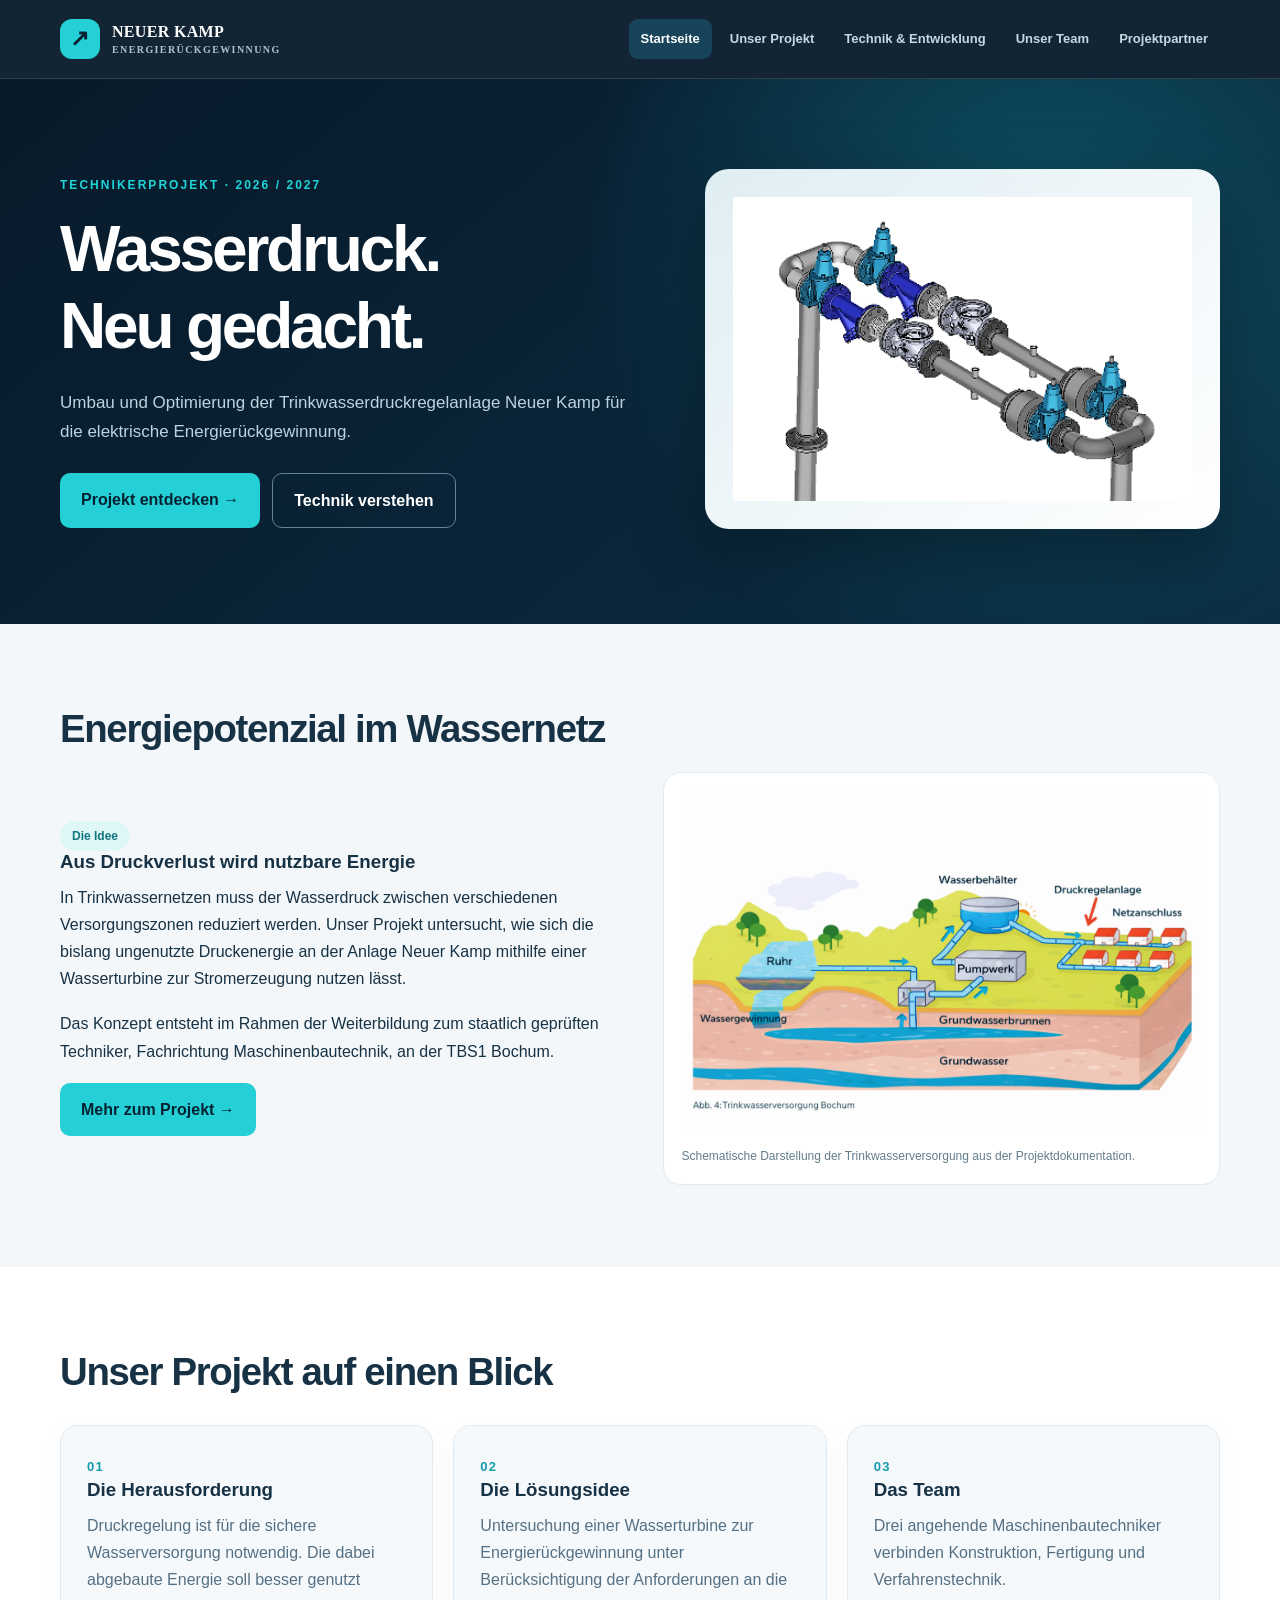
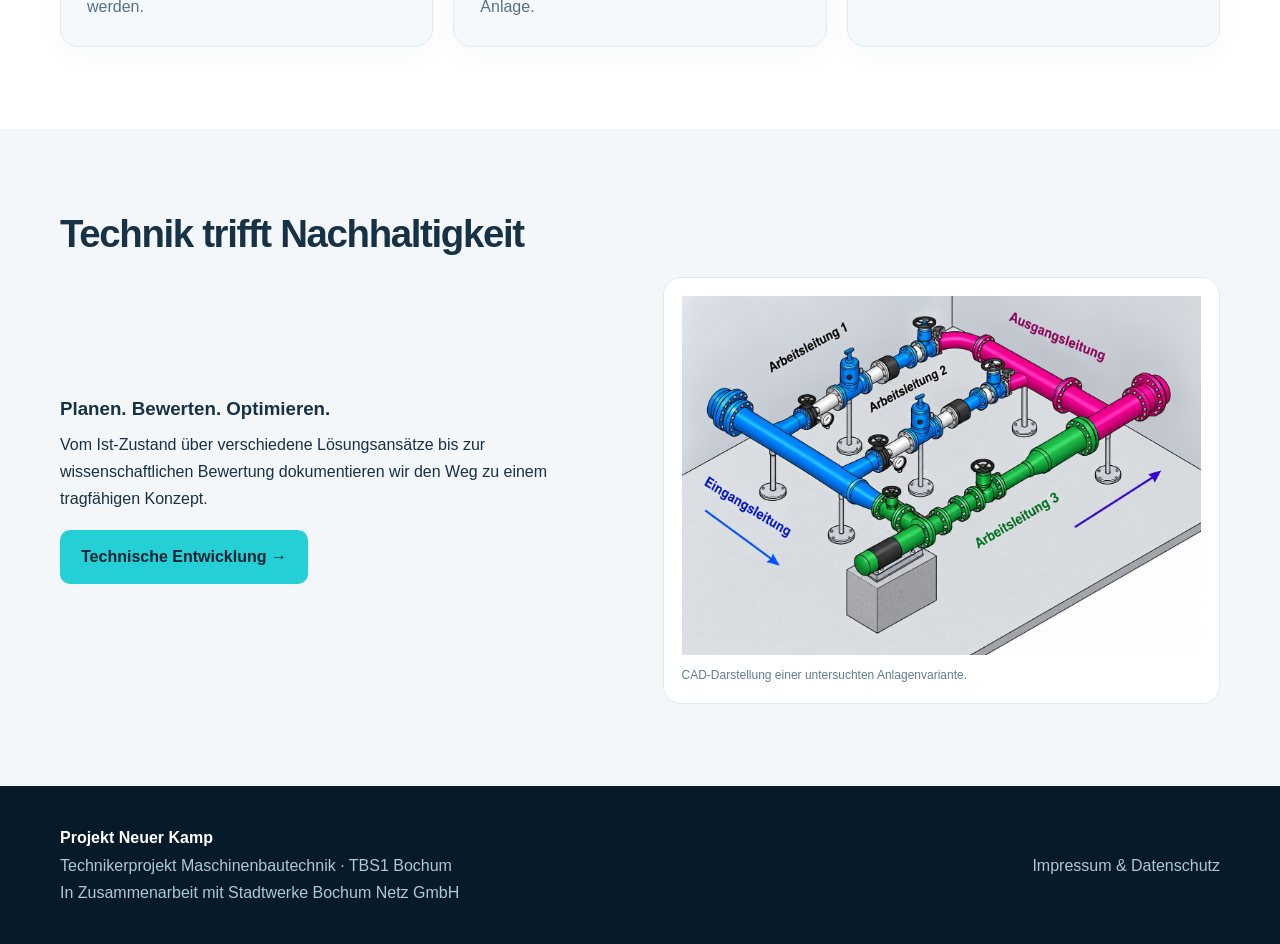
<file: index.html>
<!DOCTYPE html>

<html lang="de"><head><meta charset="utf-8"/><meta content="width=device-width, initial-scale=1" name="viewport"/><meta content="Projekt Neuer Kamp: elektrische Energierückgewinnung an einer Trinkwasserdruckregelanlage in Bochum." name="description"/><title>Startseite | Projekt Neuer Kamp</title><link href="style.css" rel="stylesheet"/><meta content="noindex, nofollow, noarchive" name="robots"/></head><body><header class="site-header"><div class="container header-inner"><a class="brand" href="index.html"><span class="brand-mark">↗</span><span>NEUER KAMP<small>ENERGIERÜCKGEWINNUNG</small></span></a><button aria-label="Menü öffnen" class="menu-toggle">☰</button><nav aria-label="Hauptnavigation" class="nav"><a class="active" href="index.html">Startseite</a><a class="" href="projekt.html">Unser Projekt</a><a class="" href="technik.html">Technik &amp; Entwicklung</a><a class="" href="team.html">Unser Team</a><a class="" href="partner.html">Projektpartner</a></nav></div></header><section class="hero"><div class="container hero-grid"><div><span class="eyebrow">Technikerprojekt · 2026 / 2027</span><h1>Wasserdruck.<br/>Neu gedacht.</h1><p>Umbau und Optimierung der Trinkwasserdruckregelanlage Neuer Kamp für die elektrische Energierückgewinnung.</p><div class="buttons"><a class="btn" href="projekt.html">Projekt entdecken →</a><a class="btn outline" href="technik.html">Technik verstehen</a></div></div><div class="hero-visual"><img alt="CAD-Darstellung der Trinkwasserdruckregelanlage" loading="lazy" src="assets/image23.png"/></div></div></section><main><section class="section"><div class="container"><h2>Energiepotenzial im Wassernetz</h2><div class="split"><div><span class="pill">Die Idee</span><h3>Aus Druckverlust wird nutzbare Energie</h3><p>In Trinkwassernetzen muss der Wasserdruck zwischen verschiedenen Versorgungszonen reduziert werden. Unser Projekt untersucht, wie sich die bislang ungenutzte Druckenergie an der Anlage Neuer Kamp mithilfe einer Wasserturbine zur Stromerzeugung nutzen lässt.</p><p>Das Konzept entsteht im Rahmen der Weiterbildung zum staatlich geprüften Techniker, Fachrichtung Maschinenbautechnik, an der TBS1 Bochum.</p><a class="btn" href="projekt.html">Mehr zum Projekt →</a></div><div class="image-card"><img alt="Technische Darstellung" loading="lazy" src="assets/image11.png"/><p class="caption">Schematische Darstellung der Trinkwasserversorgung aus der Projektdokumentation.</p></div></div></div></section><section class="section alt"><div class="container"><h2>Unser Projekt auf einen Blick</h2><div class="grid"><article class="card"><span class="num">01</span><h3>Die Herausforderung</h3><p>Druckregelung ist für die sichere Wasserversorgung notwendig. Die dabei abgebaute Energie soll besser genutzt werden.</p></article><article class="card"><span class="num">02</span><h3>Die Lösungsidee</h3><p>Untersuchung einer Wasserturbine zur Energierückgewinnung unter Berücksichtigung der Anforderungen an die Anlage.</p></article><article class="card"><span class="num">03</span><h3>Das Team</h3><p>Drei angehende Maschinenbautechniker verbinden Konstruktion, Fertigung und Verfahrenstechnik.</p></article></div></div></section><section class="section"><div class="container"><h2>Technik trifft Nachhaltigkeit</h2><div class="split"><div><h3>Planen. Bewerten. Optimieren.</h3><p>Vom Ist-Zustand über verschiedene Lösungsansätze bis zur wissenschaftlichen Bewertung dokumentieren wir den Weg zu einem tragfähigen Konzept.</p><a class="btn" href="technik.html">Technische Entwicklung →</a></div><div class="image-card"><img alt="Technische Darstellung" loading="lazy" src="assets/image47.jpeg"/><p class="caption">CAD-Darstellung einer untersuchten Anlagenvariante.</p></div></div></div></section></main><footer class="footer"><div class="container footer-inner"><div><strong>Projekt Neuer Kamp</strong><br/>Technikerprojekt Maschinenbautechnik · TBS1 Bochum<br/>In Zusammenarbeit mit Stadtwerke Bochum Netz GmbH</div><div><br/><a href="rechtliches.html">Impressum &amp; Datenschutz</a></div></div></footer><div aria-label="Bildansicht" class="lightbox" role="dialog"> <img alt="Vergrößerte technische Darstellung"/></div><script src="script.js"></script></body></html>
</file>
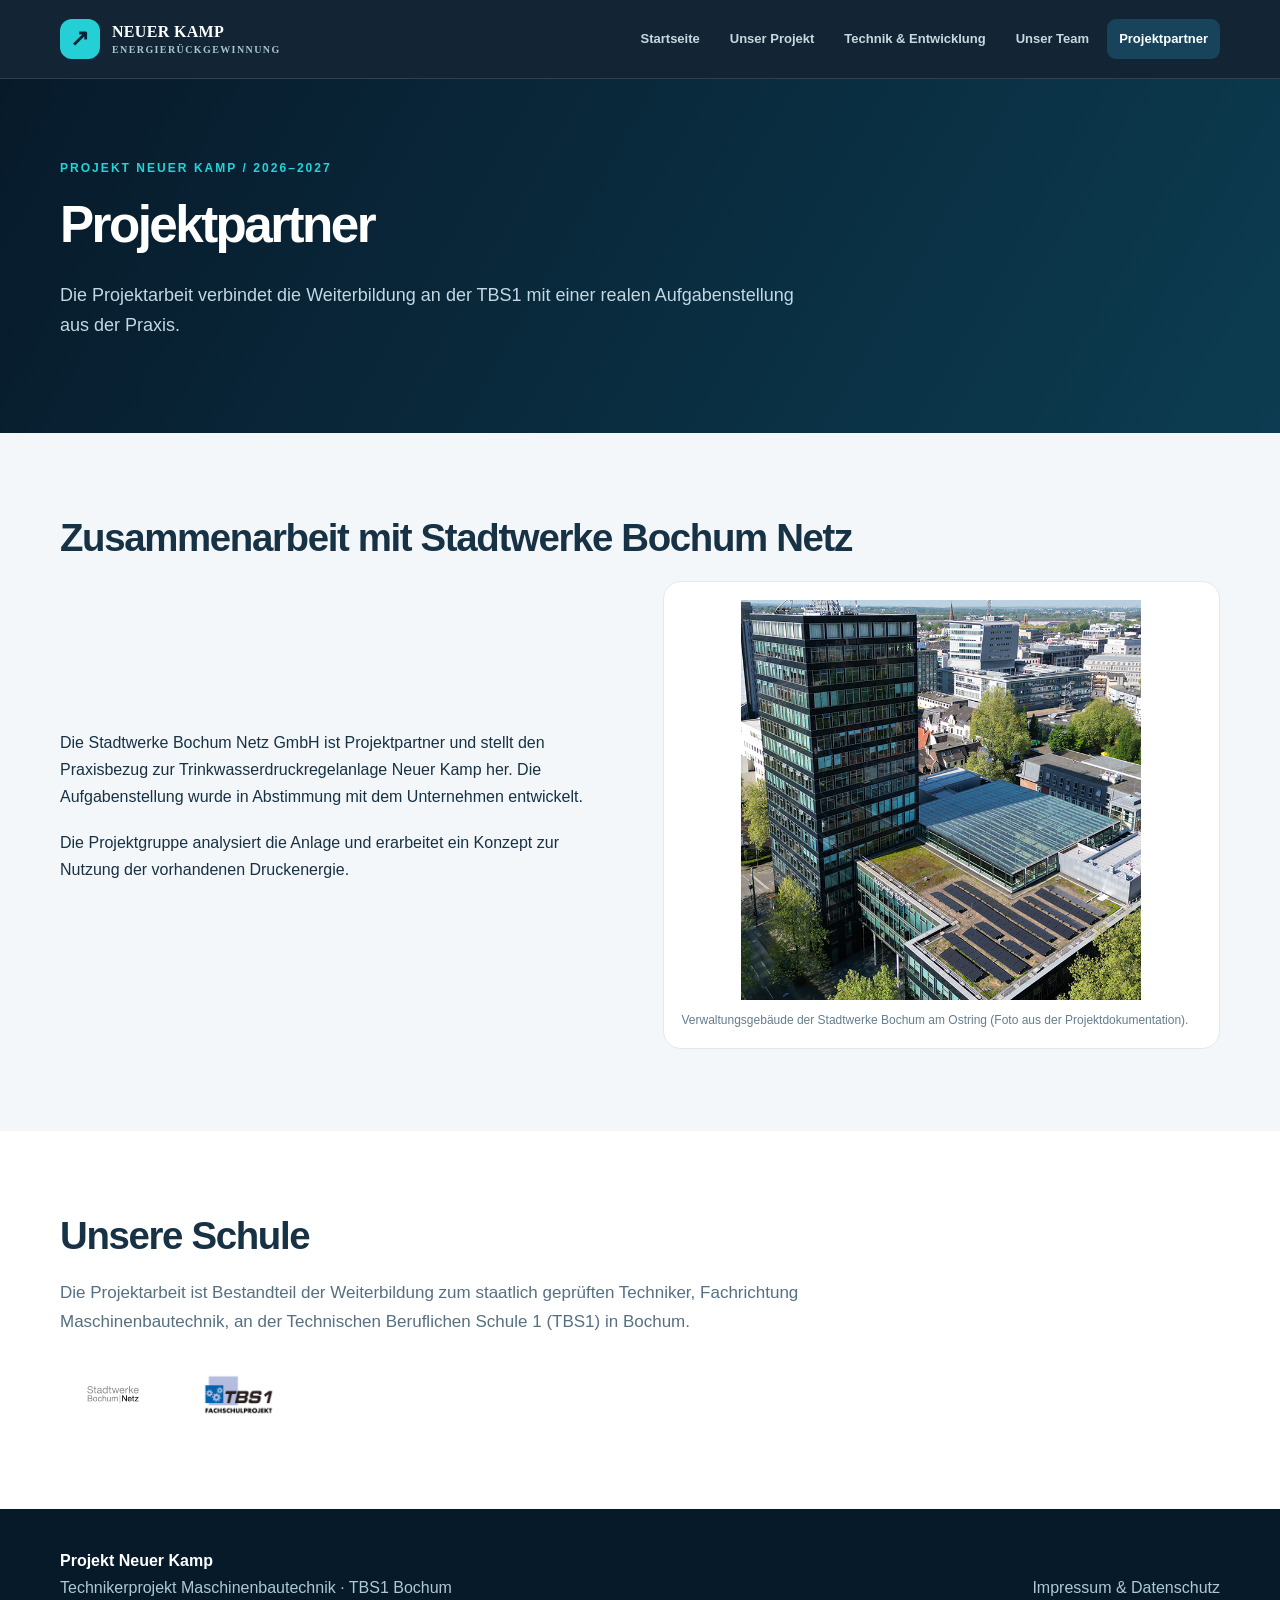
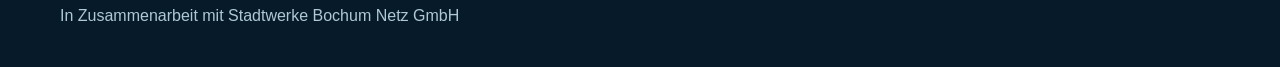
<file: partner.html>
<!DOCTYPE html>

<html lang="de"><head><meta charset="utf-8"/><meta content="width=device-width, initial-scale=1" name="viewport"/><meta content="Projekt Neuer Kamp: elektrische Energierückgewinnung an einer Trinkwasserdruckregelanlage in Bochum." name="description"/><title>Projektpartner | Projekt Neuer Kamp</title><link href="style.css" rel="stylesheet"/><meta content="noindex, nofollow, noarchive" name="robots"/></head><body><header class="site-header"><div class="container header-inner"><a class="brand" href="index.html"><span class="brand-mark">↗</span><span>NEUER KAMP<small>ENERGIERÜCKGEWINNUNG</small></span></a><button aria-label="Menü öffnen" class="menu-toggle">☰</button><nav aria-label="Hauptnavigation" class="nav"><a class="" href="index.html">Startseite</a><a class="" href="projekt.html">Unser Projekt</a><a class="" href="technik.html">Technik &amp; Entwicklung</a><a class="" href="team.html">Unser Team</a><a class="active" href="partner.html">Projektpartner</a></nav></div></header><section class="page-hero"><div class="container"><span class="eyebrow">Projekt Neuer Kamp / 2026–2027</span><h1>Projektpartner</h1><p>Die Projektarbeit verbindet die Weiterbildung an der TBS1 mit einer realen Aufgabenstellung aus der Praxis.</p></div></section><main><section class="section"><div class="container"><h2>Zusammenarbeit mit Stadtwerke Bochum Netz</h2><div class="split"><div><p>Die Stadtwerke Bochum Netz GmbH ist Projektpartner und stellt den Praxisbezug zur Trinkwasserdruckregelanlage Neuer Kamp her. Die Aufgabenstellung wurde in Abstimmung mit dem Unternehmen entwickelt.</p><p>Die Projektgruppe analysiert die Anlage und erarbeitet ein Konzept zur Nutzung der vorhandenen Druckenergie.</p></div><div class="image-card"><img alt="Verwaltungsgebäude der Stadtwerke Bochum am Ostring" loading="lazy" src="assets/image8.jpeg"/><p class="caption">Verwaltungsgebäude der Stadtwerke Bochum am Ostring (Foto aus der Projektdokumentation).</p></div></div></div></section><section class="section alt"><div class="container"><h2>Unsere Schule</h2><p class="intro">Die Projektarbeit ist Bestandteil der Weiterbildung zum staatlich geprüften Techniker, Fachrichtung Maschinenbautechnik, an der Technischen Beruflichen Schule 1 (TBS1) in Bochum.</p><div class="logo-row"><img alt="Logo Stadtwerke Bochum Netz" loading="lazy" src="assets/image2.png"/><img alt="Logo TBS1 Fachschulprojekt" loading="lazy" src="assets/image3.jpg"/></div></div></section></main><footer class="footer"><div class="container footer-inner"><div><strong>Projekt Neuer Kamp</strong><br/>Technikerprojekt Maschinenbautechnik · TBS1 Bochum<br/>In Zusammenarbeit mit Stadtwerke Bochum Netz GmbH</div><div><br/><a href="rechtliches.html">Impressum &amp; Datenschutz</a></div></div></footer><div aria-label="Bildansicht" class="lightbox" role="dialog"> <img alt="Vergrößerte technische Darstellung"/></div><script src="script.js"></script></body></html>
</file>
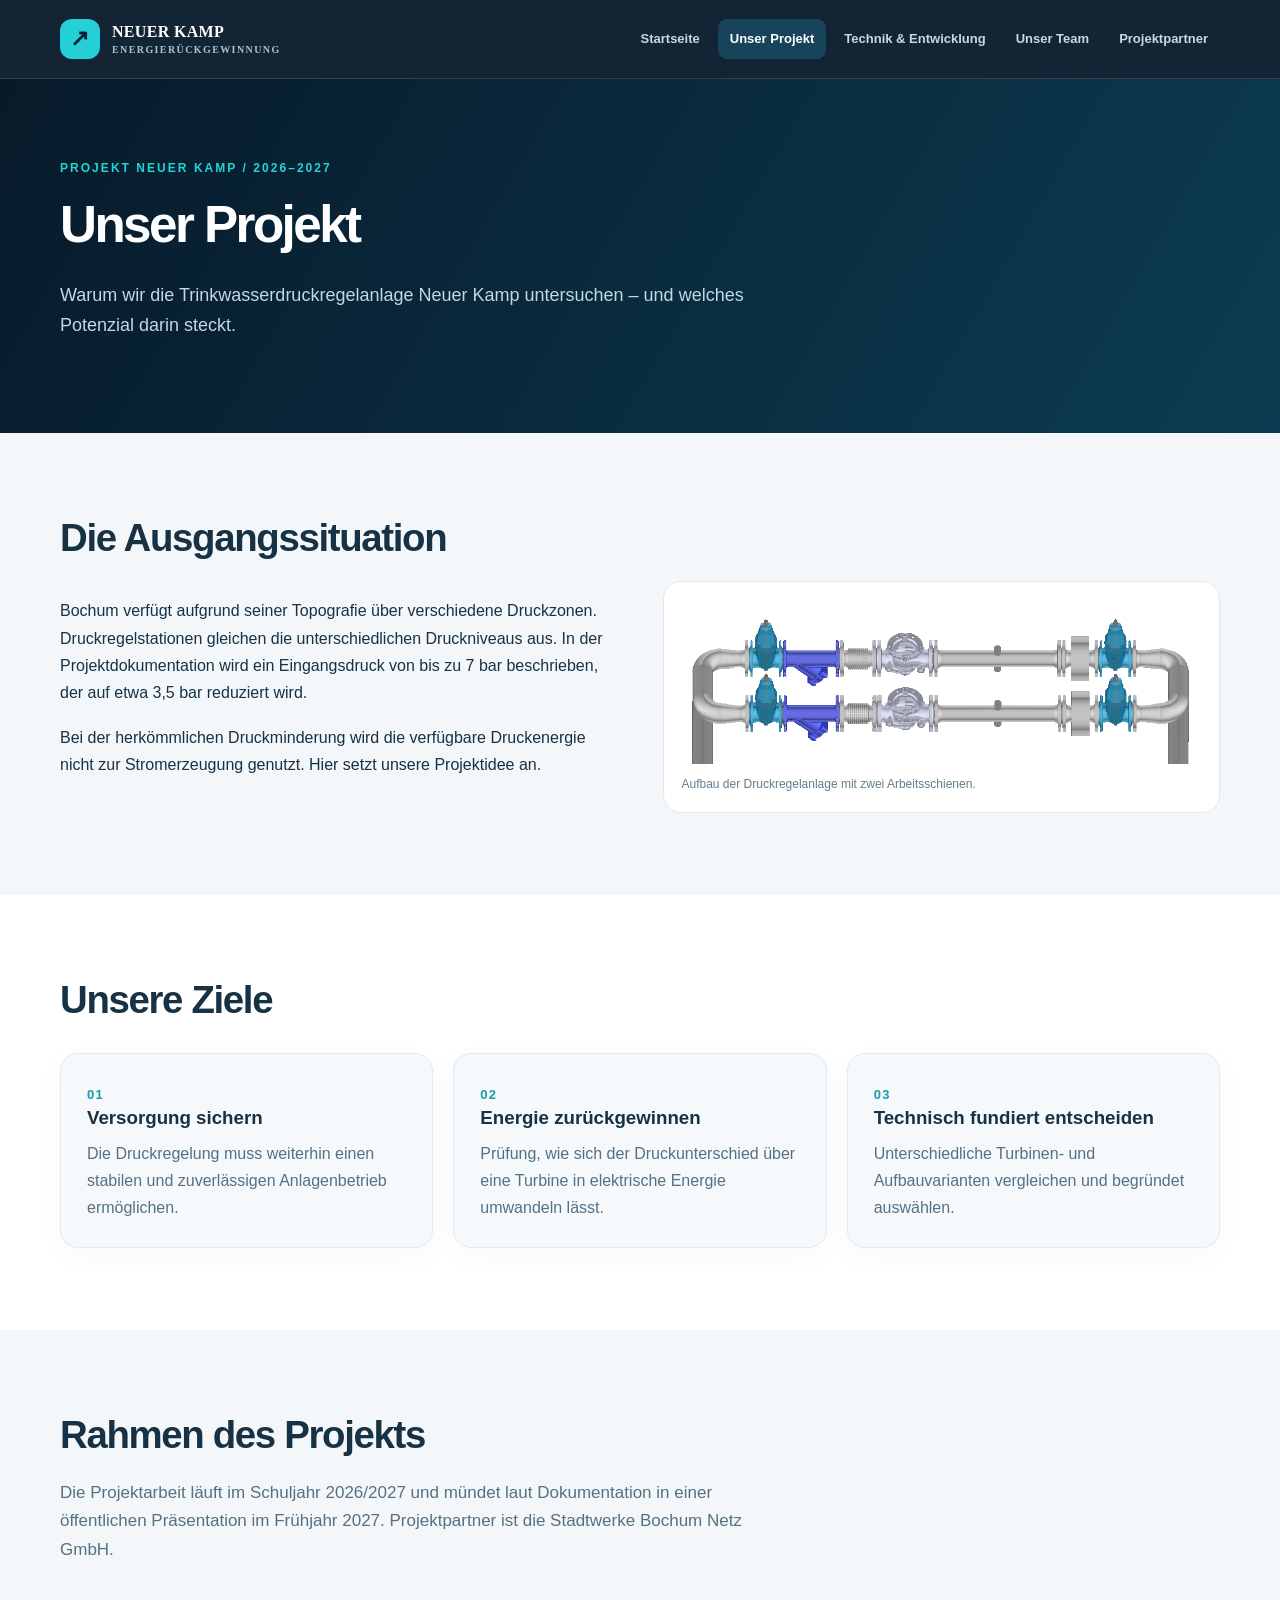
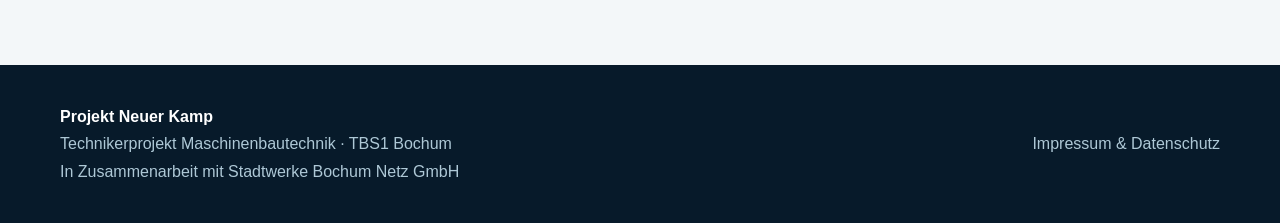
<file: projekt.html>
<!DOCTYPE html>

<html lang="de"><head><meta charset="utf-8"/><meta content="width=device-width, initial-scale=1" name="viewport"/><meta content="Projekt Neuer Kamp: elektrische Energierückgewinnung an einer Trinkwasserdruckregelanlage in Bochum." name="description"/><title>Unser Projekt | Projekt Neuer Kamp</title><link href="style.css" rel="stylesheet"/><meta content="noindex, nofollow, noarchive" name="robots"/></head><body><header class="site-header"><div class="container header-inner"><a class="brand" href="index.html"><span class="brand-mark">↗</span><span>NEUER KAMP<small>ENERGIERÜCKGEWINNUNG</small></span></a><button aria-label="Menü öffnen" class="menu-toggle">☰</button><nav aria-label="Hauptnavigation" class="nav"><a class="" href="index.html">Startseite</a><a class="active" href="projekt.html">Unser Projekt</a><a class="" href="technik.html">Technik &amp; Entwicklung</a><a class="" href="team.html">Unser Team</a><a class="" href="partner.html">Projektpartner</a></nav></div></header><section class="page-hero"><div class="container"><span class="eyebrow">Projekt Neuer Kamp / 2026–2027</span><h1>Unser Projekt</h1><p>Warum wir die Trinkwasserdruckregelanlage Neuer Kamp untersuchen – und welches Potenzial darin steckt.</p></div></section><main><section class="section"><div class="container"><h2>Die Ausgangssituation</h2><div class="split"><div><p>Bochum verfügt aufgrund seiner Topografie über verschiedene Druckzonen. Druckregelstationen gleichen die unterschiedlichen Druckniveaus aus. In der Projektdokumentation wird ein Eingangsdruck von bis zu 7 bar beschrieben, der auf etwa 3,5 bar reduziert wird.</p><p>Bei der herkömmlichen Druckminderung wird die verfügbare Druckenergie nicht zur Stromerzeugung genutzt. Hier setzt unsere Projektidee an.</p></div><div class="image-card"><img alt="Technische Darstellung" loading="lazy" src="assets/image16.png"/><p class="caption">Aufbau der Druckregelanlage mit zwei Arbeitsschienen.</p></div></div></div></section><section class="section alt"><div class="container"><h2>Unsere Ziele</h2><div class="grid"><article class="card"><span class="num">01</span><h3>Versorgung sichern</h3><p>Die Druckregelung muss weiterhin einen stabilen und zuverlässigen Anlagenbetrieb ermöglichen.</p></article><article class="card"><span class="num">02</span><h3>Energie zurückgewinnen</h3><p>Prüfung, wie sich der Druckunterschied über eine Turbine in elektrische Energie umwandeln lässt.</p></article><article class="card"><span class="num">03</span><h3>Technisch fundiert entscheiden</h3><p>Unterschiedliche Turbinen- und Aufbauvarianten vergleichen und begründet auswählen.</p></article></div></div></section><section class="section"><div class="container"><h2>Rahmen des Projekts</h2><p class="intro">Die Projektarbeit läuft im Schuljahr 2026/2027 und mündet laut Dokumentation in einer öffentlichen Präsentation im Frühjahr 2027. Projektpartner ist die Stadtwerke Bochum Netz GmbH.</p></div></section></main><footer class="footer"><div class="container footer-inner"><div><strong>Projekt Neuer Kamp</strong><br/>Technikerprojekt Maschinenbautechnik · TBS1 Bochum<br/>In Zusammenarbeit mit Stadtwerke Bochum Netz GmbH</div><div><br/><a href="rechtliches.html">Impressum &amp; Datenschutz</a></div></div></footer><div aria-label="Bildansicht" class="lightbox" role="dialog"> <img alt="Vergrößerte technische Darstellung"/></div><script src="script.js"></script></body></html>
</file>
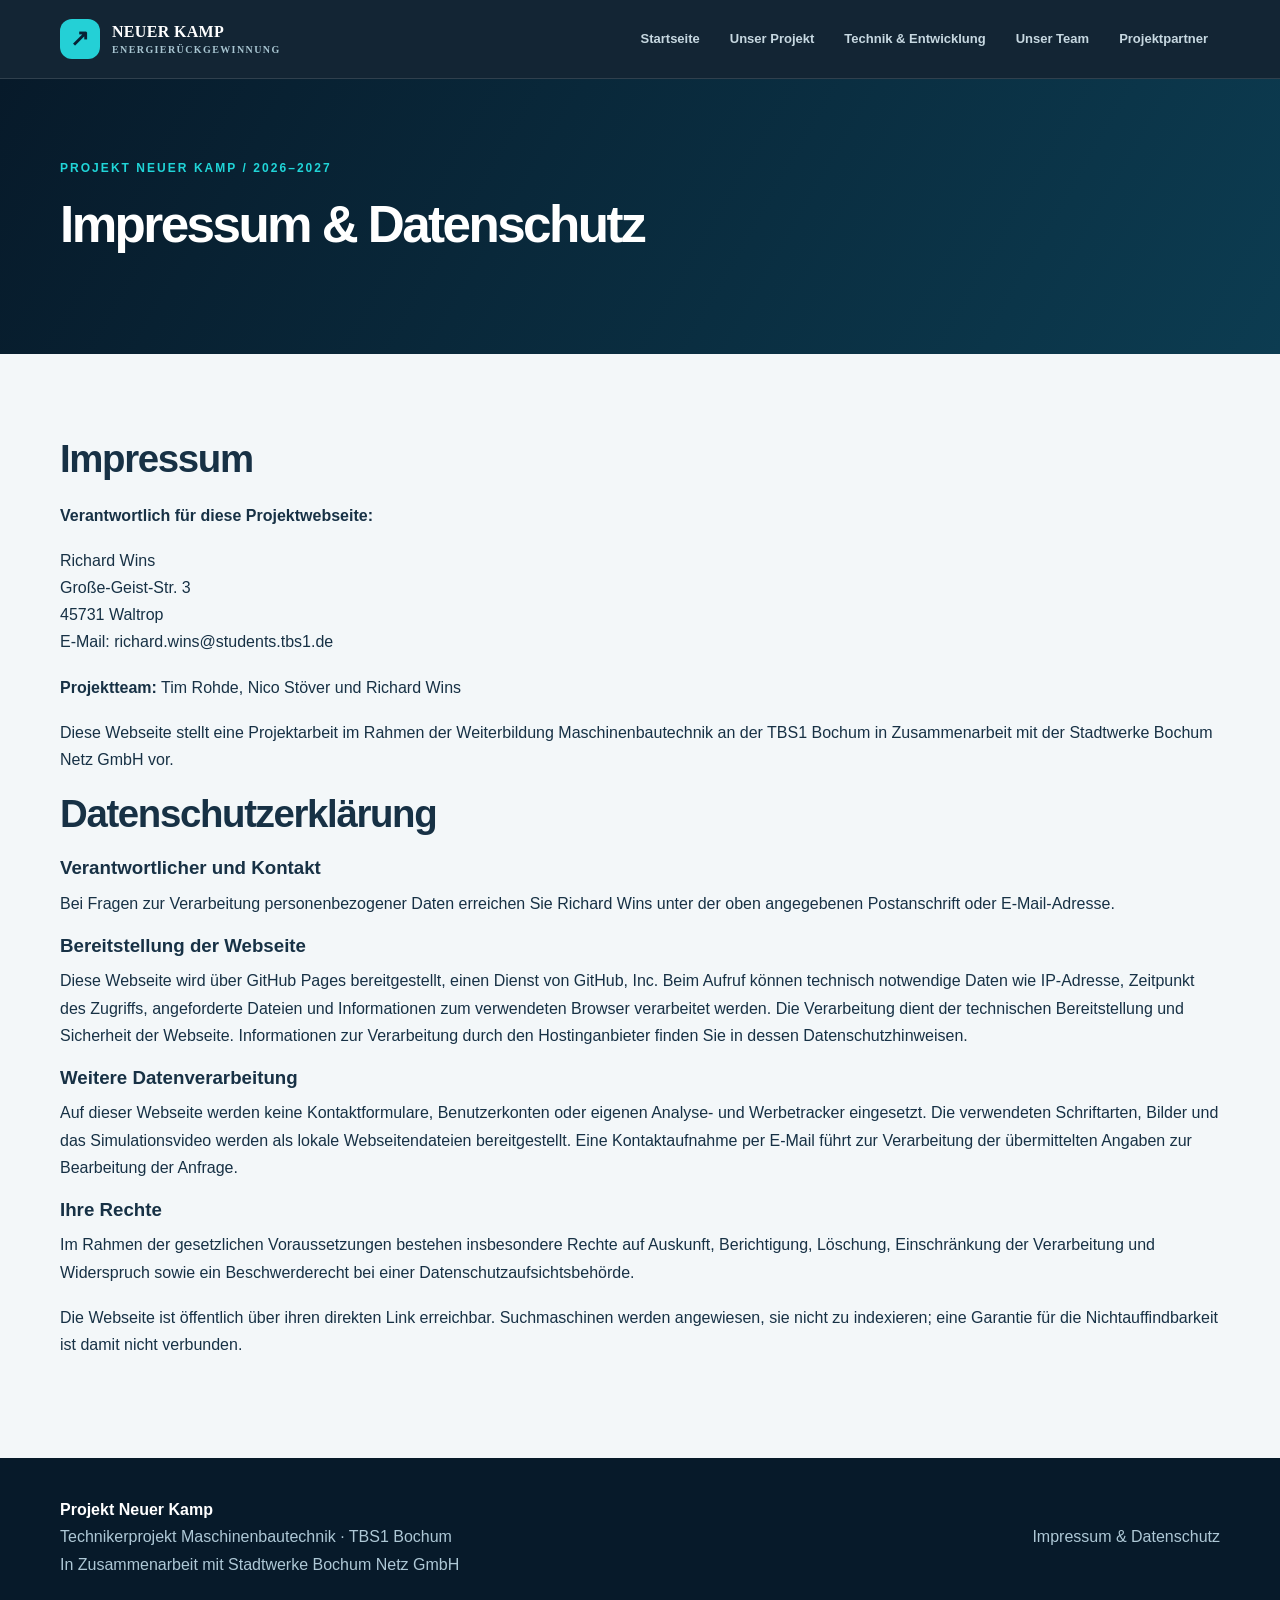
<file: rechtliches.html>
<!DOCTYPE html>

<html lang="de"><head><meta charset="utf-8"/><meta content="width=device-width, initial-scale=1" name="viewport"/><meta content="Projekt Neuer Kamp: elektrische Energierückgewinnung an einer Trinkwasserdruckregelanlage in Bochum." name="description"/><title>Impressum &amp; Datenschutz | Projekt Neuer Kamp</title><link href="style.css" rel="stylesheet"/><meta content="noindex, nofollow, noarchive" name="robots"/></head><body><header class="site-header"><div class="container header-inner"><a class="brand" href="index.html"><span class="brand-mark">↗</span><span>NEUER KAMP<small>ENERGIERÜCKGEWINNUNG</small></span></a><button aria-label="Menü öffnen" class="menu-toggle">☰</button><nav aria-label="Hauptnavigation" class="nav"><a class="" href="index.html">Startseite</a><a class="" href="projekt.html">Unser Projekt</a><a class="" href="technik.html">Technik &amp; Entwicklung</a><a class="" href="team.html">Unser Team</a><a class="" href="partner.html">Projektpartner</a></nav></div></header><section class="page-hero"><div class="container"><span class="eyebrow">Projekt Neuer Kamp / 2026–2027</span><h1>Impressum &amp; Datenschutz</h1></div></section><main><section class="section"><div class="container"><h2>Impressum</h2>
<p><strong>Verantwortlich für diese Projektwebseite:</strong></p>
<p>Richard Wins<br/>Große-Geist-Str. 3<br/>45731 Waltrop<br/>E-Mail: <a href="mailto:richard.wins@students.tbs1.de">richard.wins@students.tbs1.de</a></p>
<p><strong>Projektteam:</strong> Tim Rohde, Nico Stöver und Richard Wins</p>
<p>Diese Webseite stellt eine Projektarbeit im Rahmen der Weiterbildung Maschinenbautechnik an der TBS1 Bochum in Zusammenarbeit mit der Stadtwerke Bochum Netz GmbH vor.</p>
<h2>Datenschutzerklärung</h2>
<h3>Verantwortlicher und Kontakt</h3>
<p>Bei Fragen zur Verarbeitung personenbezogener Daten erreichen Sie Richard Wins unter der oben angegebenen Postanschrift oder E-Mail-Adresse.</p>
<h3>Bereitstellung der Webseite</h3>
<p>Diese Webseite wird über GitHub Pages bereitgestellt, einen Dienst von GitHub, Inc. Beim Aufruf können technisch notwendige Daten wie IP-Adresse, Zeitpunkt des Zugriffs, angeforderte Dateien und Informationen zum verwendeten Browser verarbeitet werden. Die Verarbeitung dient der technischen Bereitstellung und Sicherheit der Webseite. Informationen zur Verarbeitung durch den Hostinganbieter finden Sie in dessen Datenschutzhinweisen.</p>
<h3>Weitere Datenverarbeitung</h3>
<p>Auf dieser Webseite werden keine Kontaktformulare, Benutzerkonten oder eigenen Analyse- und Werbetracker eingesetzt. Die verwendeten Schriftarten, Bilder und das Simulationsvideo werden als lokale Webseitendateien bereitgestellt. Eine Kontaktaufnahme per E-Mail führt zur Verarbeitung der übermittelten Angaben zur Bearbeitung der Anfrage.</p>
<h3>Ihre Rechte</h3>
<p>Im Rahmen der gesetzlichen Voraussetzungen bestehen insbesondere Rechte auf Auskunft, Berichtigung, Löschung, Einschränkung der Verarbeitung und Widerspruch sowie ein Beschwerderecht bei einer Datenschutzaufsichtsbehörde.</p>
<p>Die Webseite ist öffentlich über ihren direkten Link erreichbar. Suchmaschinen werden angewiesen, sie nicht zu indexieren; eine Garantie für die Nichtauffindbarkeit ist damit nicht verbunden.</p></div></section></main><footer class="footer"><div class="container footer-inner"><div><strong>Projekt Neuer Kamp</strong><br/>Technikerprojekt Maschinenbautechnik · TBS1 Bochum<br/>In Zusammenarbeit mit Stadtwerke Bochum Netz GmbH</div><div><br/><a href="rechtliches.html">Impressum &amp; Datenschutz</a></div></div></footer><div aria-label="Bildansicht" class="lightbox" role="dialog"> <img alt="Vergrößerte technische Darstellung"/></div><script src="script.js"></script></body></html>
</file>
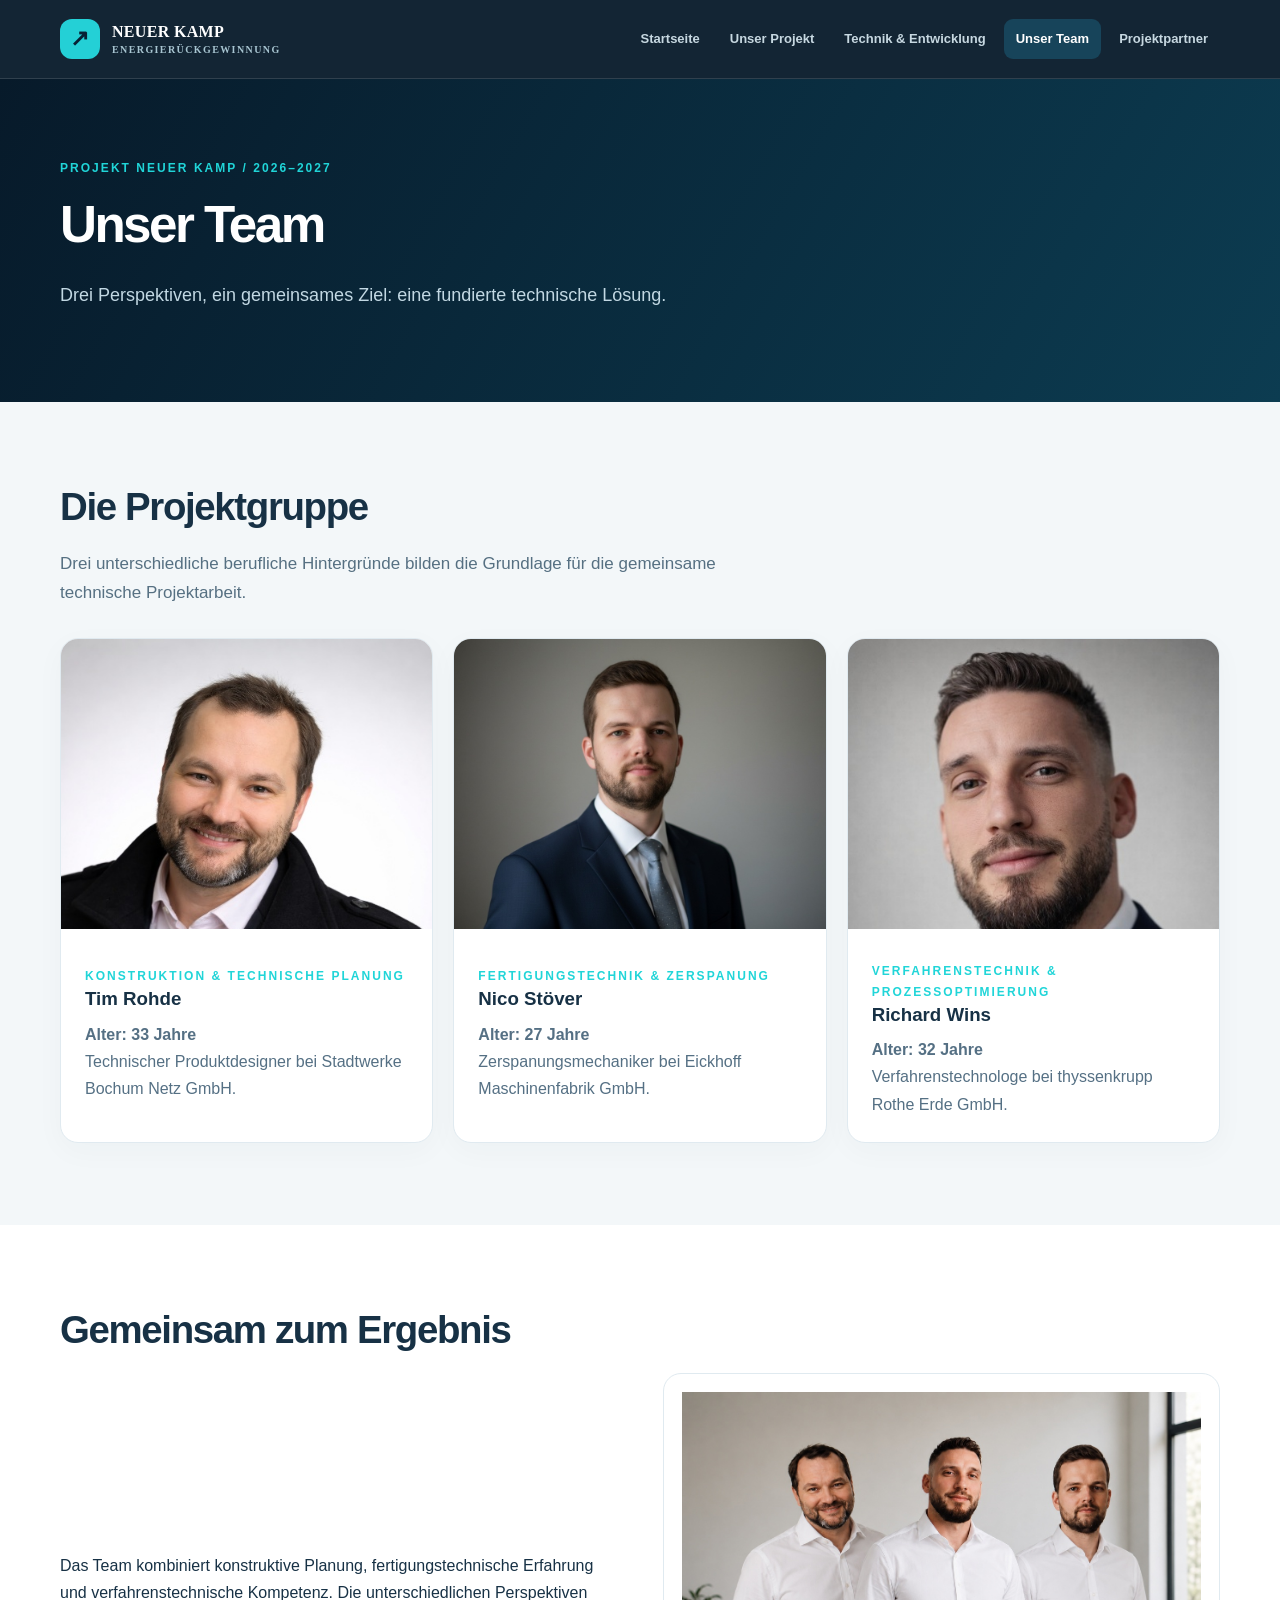
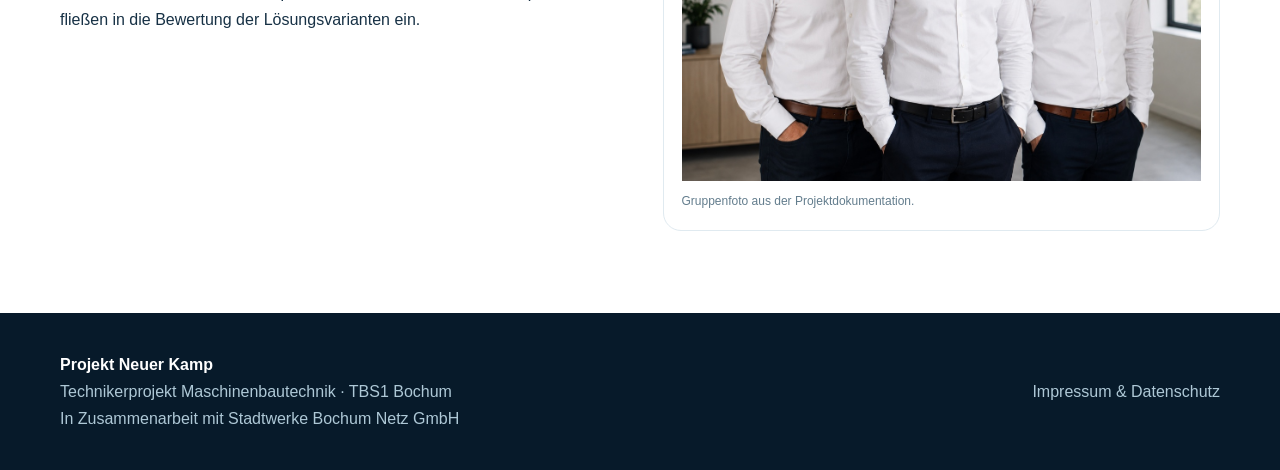
<file: team.html>
<!DOCTYPE html>

<html lang="de"><head><meta charset="utf-8"/><meta content="width=device-width, initial-scale=1" name="viewport"/><meta content="Projekt Neuer Kamp: elektrische Energierückgewinnung an einer Trinkwasserdruckregelanlage in Bochum." name="description"/><title>Unser Team | Projekt Neuer Kamp</title><link href="style.css" rel="stylesheet"/><meta content="noindex, nofollow, noarchive" name="robots"/></head><body><header class="site-header"><div class="container header-inner"><a class="brand" href="index.html"><span class="brand-mark">↗</span><span>NEUER KAMP<small>ENERGIERÜCKGEWINNUNG</small></span></a><button aria-label="Menü öffnen" class="menu-toggle">☰</button><nav aria-label="Hauptnavigation" class="nav"><a class="" href="index.html">Startseite</a><a class="" href="projekt.html">Unser Projekt</a><a class="" href="technik.html">Technik &amp; Entwicklung</a><a class="active" href="team.html">Unser Team</a><a class="" href="partner.html">Projektpartner</a></nav></div></header><section class="page-hero"><div class="container"><span class="eyebrow">Projekt Neuer Kamp / 2026–2027</span><h1>Unser Team</h1><p>Drei Perspektiven, ein gemeinsames Ziel: eine fundierte technische Lösung.</p></div></section><main><section class="section"><div class="container"><h2>Die Projektgruppe</h2><p class="intro">Drei unterschiedliche berufliche Hintergründe bilden die Grundlage für die gemeinsame technische Projektarbeit.</p><div class="grid"><article class="card person"><img alt="Tim Rohde" loading="lazy" src="assets/image5.jpeg"/><div class="inner"><span class="eyebrow">Konstruktion &amp; technische Planung</span><h3>Tim Rohde</h3><p class="person-age">Alter: 33 Jahre</p><p>Technischer Produktdesigner bei Stadtwerke Bochum Netz GmbH.</p></div></article><article class="card person"><img alt="Nico Stöver" loading="lazy" src="assets/image7.jpeg"/><div class="inner"><span class="eyebrow">Fertigungstechnik &amp; Zerspanung</span><h3>Nico Stöver</h3><p class="person-age">Alter: 27 Jahre</p><p>Zerspanungsmechaniker bei Eickhoff Maschinenfabrik GmbH.</p></div></article><article class="card person"><img alt="Richard Wins" loading="lazy" src="assets/image6.jpeg"/><div class="inner"><span class="eyebrow">Verfahrenstechnik &amp; Prozessoptimierung</span><h3>Richard Wins</h3><p class="person-age">Alter: 32 Jahre</p><p>Verfahrenstechnologe bei thyssenkrupp Rothe Erde GmbH.</p></div></article></div></div></section><section class="section alt"><div class="container"><h2>Gemeinsam zum Ergebnis</h2><div class="split"><div><p>Das Team kombiniert konstruktive Planung, fertigungstechnische Erfahrung und verfahrenstechnische Kompetenz. Die unterschiedlichen Perspektiven fließen in die Bewertung der Lösungsvarianten ein.</p></div><div class="image-card"><img alt="Technische Darstellung" loading="lazy" src="assets/image4.jpeg"/><p class="caption">Gruppenfoto aus der Projektdokumentation.</p></div></div></div></section></main><footer class="footer"><div class="container footer-inner"><div><strong>Projekt Neuer Kamp</strong><br/>Technikerprojekt Maschinenbautechnik · TBS1 Bochum<br/>In Zusammenarbeit mit Stadtwerke Bochum Netz GmbH</div><div><br/><a href="rechtliches.html">Impressum &amp; Datenschutz</a></div></div></footer><div aria-label="Bildansicht" class="lightbox" role="dialog"> <img alt="Vergrößerte technische Darstellung"/></div><script src="script.js"></script></body></html>
</file>
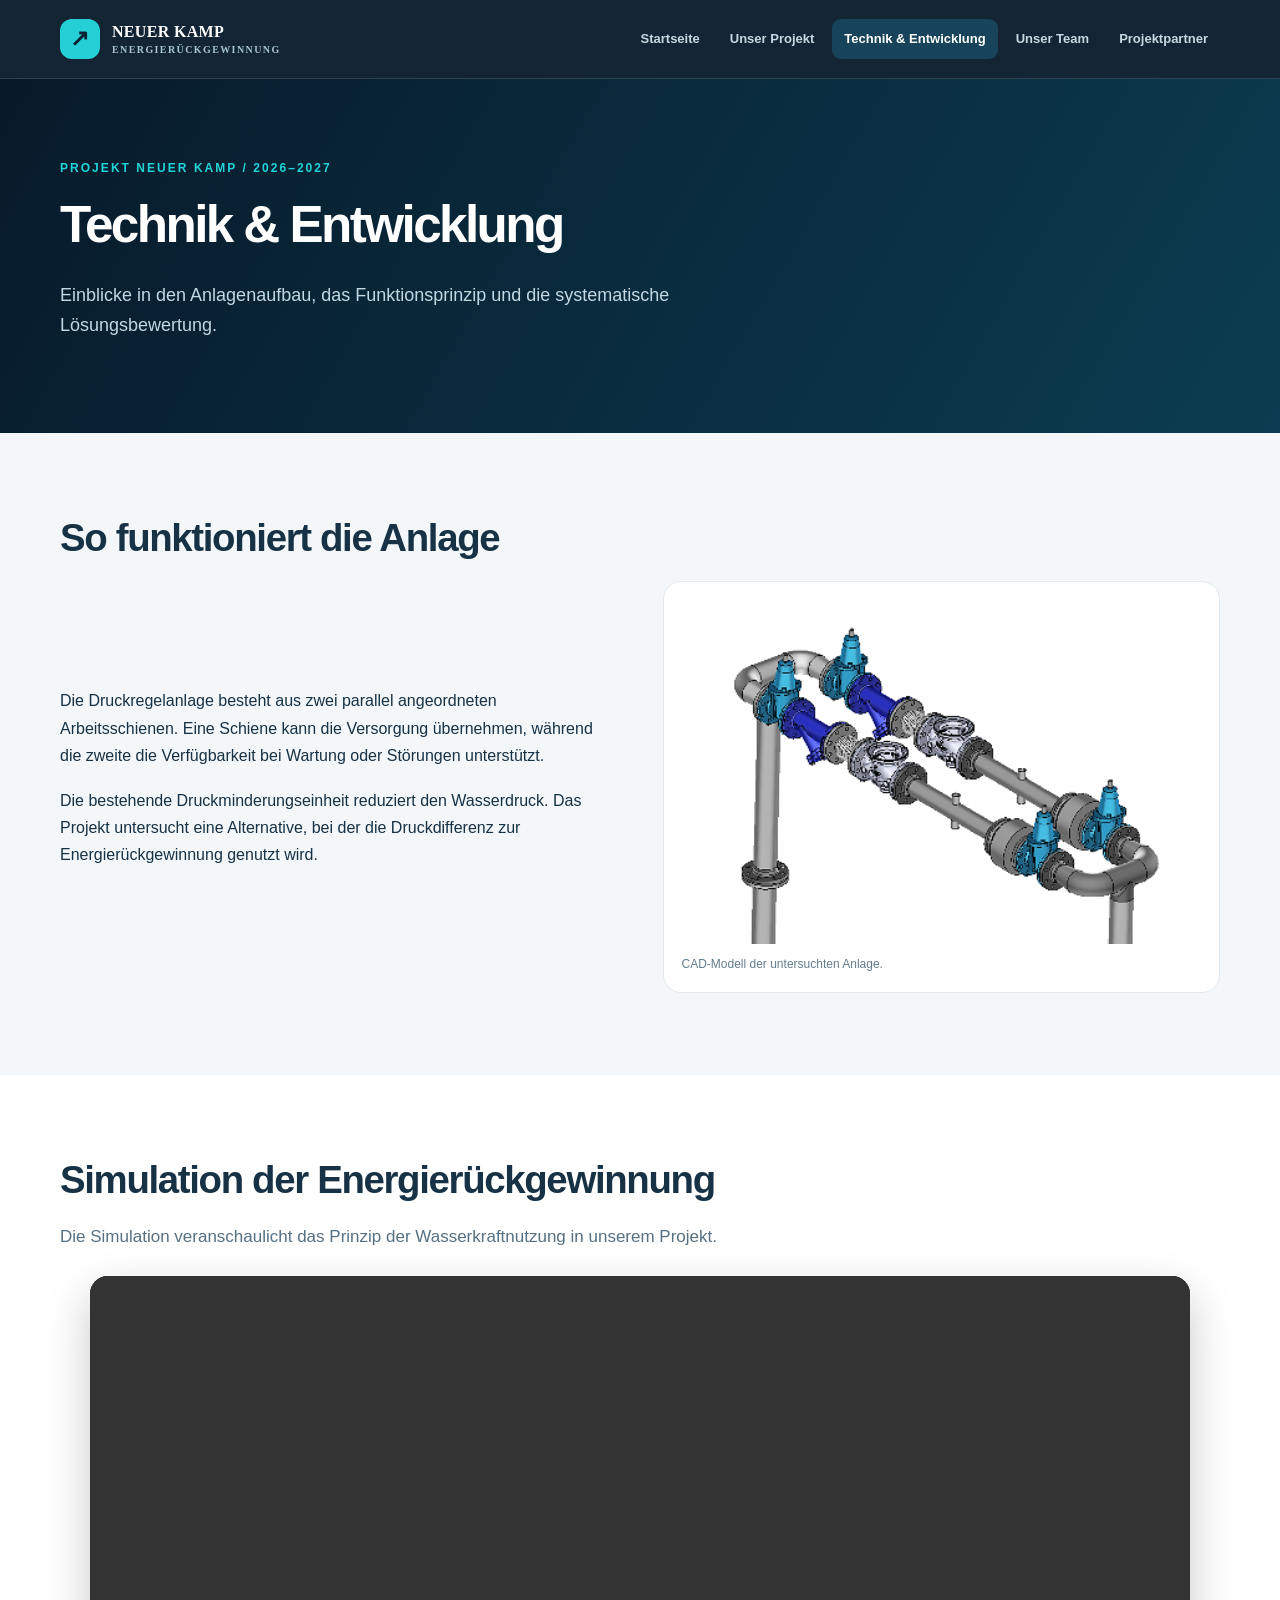
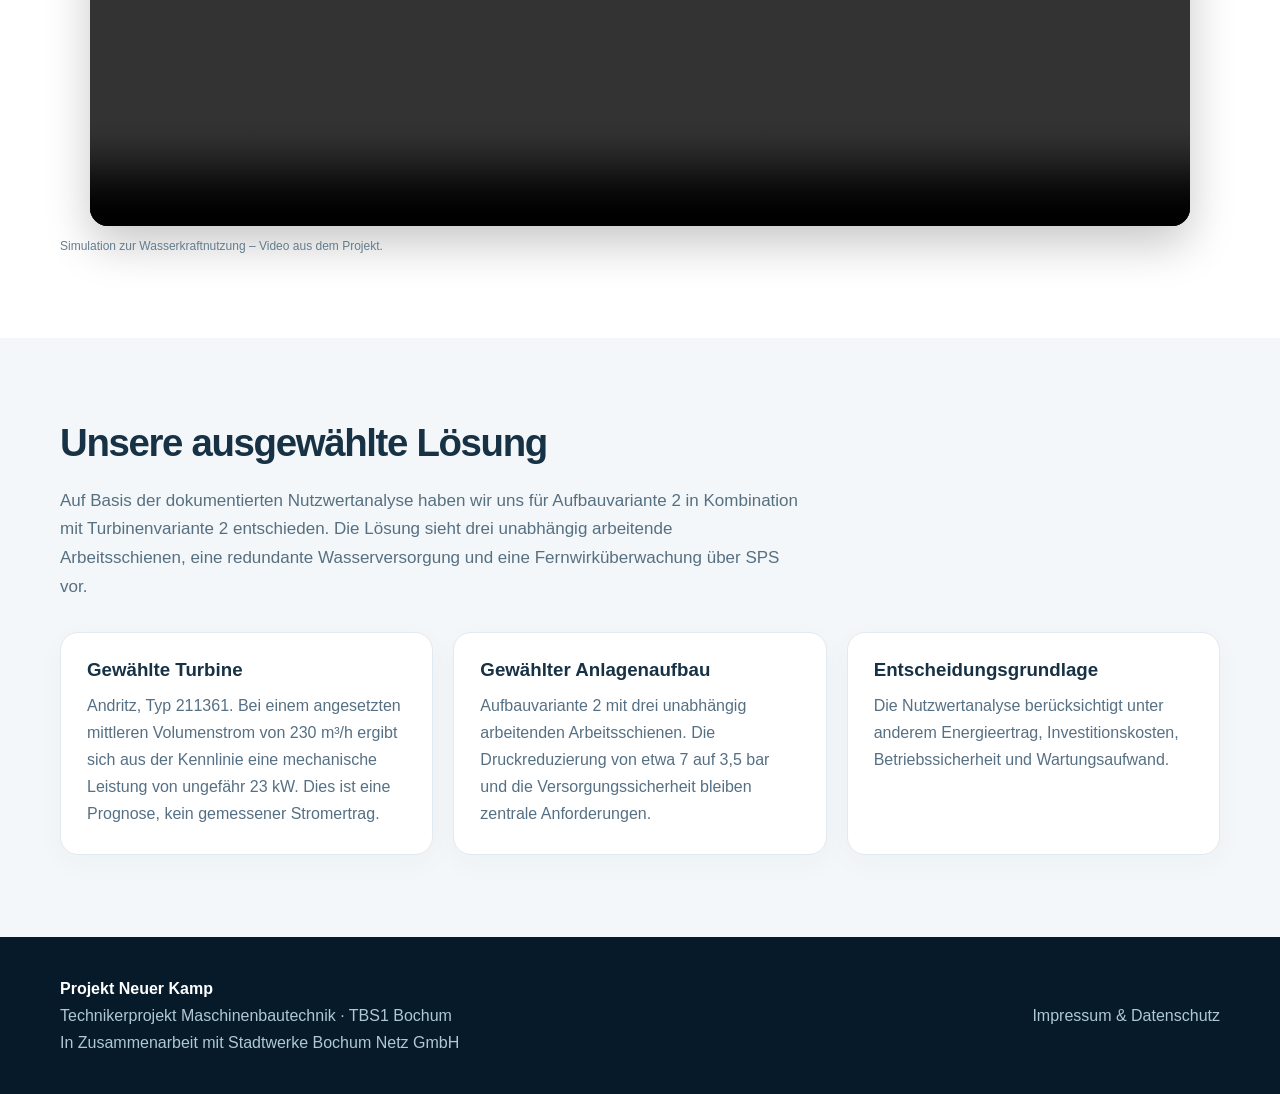
<file: technik.html>
<!DOCTYPE html>

<html lang="de"><head><meta charset="utf-8"/><meta content="width=device-width, initial-scale=1" name="viewport"/><meta content="Projekt Neuer Kamp: elektrische Energierückgewinnung an einer Trinkwasserdruckregelanlage in Bochum." name="description"/><title>Technik &amp; Entwicklung | Projekt Neuer Kamp</title><link href="style.css" rel="stylesheet"/><meta content="noindex, nofollow, noarchive" name="robots"/></head><body><header class="site-header"><div class="container header-inner"><a class="brand" href="index.html"><span class="brand-mark">↗</span><span>NEUER KAMP<small>ENERGIERÜCKGEWINNUNG</small></span></a><button aria-label="Menü öffnen" class="menu-toggle">☰</button><nav aria-label="Hauptnavigation" class="nav"><a class="" href="index.html">Startseite</a><a class="" href="projekt.html">Unser Projekt</a><a class="active" href="technik.html">Technik &amp; Entwicklung</a><a class="" href="team.html">Unser Team</a><a class="" href="partner.html">Projektpartner</a></nav></div></header><section class="page-hero"><div class="container"><span class="eyebrow">Projekt Neuer Kamp / 2026–2027</span><h1>Technik &amp; Entwicklung</h1><p>Einblicke in den Anlagenaufbau, das Funktionsprinzip und die systematische Lösungsbewertung.</p></div></section><main><section class="section"><div class="container"><h2>So funktioniert die Anlage</h2><div class="split"><div><p>Die Druckregelanlage besteht aus zwei parallel angeordneten Arbeitsschienen. Eine Schiene kann die Versorgung übernehmen, während die zweite die Verfügbarkeit bei Wartung oder Störungen unterstützt.</p><p>Die bestehende Druckminderungseinheit reduziert den Wasserdruck. Das Projekt untersucht eine Alternative, bei der die Druckdifferenz zur Energierückgewinnung genutzt wird.</p></div><div class="image-card"><img alt="Technische Darstellung" loading="lazy" src="assets/image23.png"/><p class="caption">CAD-Modell der untersuchten Anlage.</p></div></div></div></section><section class="section alt"><div class="container"><h2>Simulation der Energierückgewinnung</h2><p class="intro">Die Simulation veranschaulicht das Prinzip der Wasserkraftnutzung in unserem Projekt.</p><div class="simulation-video"><video aria-label="Simulation der Wasserkraftanlage" controls playsinline preload="metadata"><source src="assets/Wasserkraft_Leitungsanfaenge.mp4" type="video/mp4"/>Dein Browser unterstützt die Videowiedergabe nicht.</video></div><p class="caption">Simulation zur Wasserkraftnutzung – Video aus dem Projekt.</p></div></section><section class="section"><div class="container"><h2>Unsere ausgewählte Lösung</h2><p class="intro">Auf Basis der dokumentierten Nutzwertanalyse haben wir uns für Aufbauvariante 2 in Kombination mit Turbinenvariante 2 entschieden. Die Lösung sieht drei unabhängig arbeitende Arbeitsschienen, eine redundante Wasserversorgung und eine Fernwirküberwachung über SPS vor.</p><div class="grid"><article class="card"><h3>Gewählte Turbine</h3><p>Andritz, Typ 211361. Bei einem angesetzten mittleren Volumenstrom von 230 m³/h ergibt sich aus der Kennlinie eine mechanische Leistung von ungefähr 23 kW. Dies ist eine Prognose, kein gemessener Stromertrag.</p></article><article class="card"><h3>Gewählter Anlagenaufbau</h3><p>Aufbauvariante 2 mit drei unabhängig arbeitenden Arbeitsschienen. Die Druckreduzierung von etwa 7 auf 3,5 bar und die Versorgungssicherheit bleiben zentrale Anforderungen.</p></article><article class="card"><h3>Entscheidungsgrundlage</h3><p>Die Nutzwertanalyse berücksichtigt unter anderem Energieertrag, Investitionskosten, Betriebssicherheit und Wartungsaufwand.</p></article></div></div></section></main><footer class="footer"><div class="container footer-inner"><div><strong>Projekt Neuer Kamp</strong><br/>Technikerprojekt Maschinenbautechnik · TBS1 Bochum<br/>In Zusammenarbeit mit Stadtwerke Bochum Netz GmbH</div><div><br/><a href="rechtliches.html">Impressum &amp; Datenschutz</a></div></div></footer><div aria-label="Bildansicht" class="lightbox" role="dialog"> <img alt="Vergrößerte technische Darstellung"/></div><script src="script.js"></script></body></html>
</file>
<file: style.css>
:root{--bg:#071a2a;--navy:#0b2438;--cyan:#24d0d6;--text:#e9f3f7;--muted:#b6cbd7;--line:#24445a}*{box-sizing:border-box}html{scroll-behavior:smooth}body{margin:0;background:#f3f7f9;color:#173145;font-family:'DM Sans',Arial,sans-serif;line-height:1.7}h1,h2,h3{font-family:Manrope,Arial,sans-serif;line-height:1.2}h1{font-size:clamp(2.2rem,5vw,4.6rem);letter-spacing:-.05em;margin:14px 0 24px}h2{font-size:clamp(1.7rem,3vw,2.6rem);letter-spacing:-.035em;margin:0 0 20px}h3{margin:0 0 10px}p{margin:0 0 18px}a{color:inherit;text-decoration:none}.container{width:min(1160px,calc(100% - 42px));margin:auto}.site-header{position:sticky;top:0;z-index:10;background:#071a2af2;backdrop-filter:blur(15px);border-bottom:1px solid #ffffff20}.header-inner{display:flex;align-items:center;justify-content:space-between;min-height:78px;gap:24px}.brand{display:flex;align-items:center;gap:12px;color:white;font-family:Manrope;font-weight:800;letter-spacing:.02em;line-height:1.2}.brand-mark{display:grid;place-items:center;width:40px;height:40px;background:var(--cyan);color:#072235;border-radius:12px;font-size:23px}.brand small{display:block;color:#a8c5d1;font-size:10px;font-weight:600;letter-spacing:.14em;margin-top:3px}.nav{display:flex;gap:6px;align-items:center}.nav a{padding:9px 12px;border-radius:9px;color:#c7d8e1;font-size:13px;font-weight:700}.nav a:hover,.nav a.active{background:#17445a;color:#fff}.menu-toggle{display:none;background:none;border:1px solid #47677b;color:white;border-radius:9px;padding:8px 12px;font-size:23px}.hero{background:radial-gradient(circle at 82% 30%,#0d5063 0%,transparent 42%),linear-gradient(140deg,#071a2a,#0c2c42);color:white;padding:90px 0 95px;overflow:hidden}.hero-grid{display:grid;grid-template-columns:1.08fr .92fr;align-items:center;gap:40px}.eyebrow{display:inline-block;color:#20d5d8;font-size:12px;font-weight:800;letter-spacing:.17em;text-transform:uppercase}.hero p{font-size:17px;color:#bcd2df;max-width:580px}.hero-visual{background:linear-gradient(140deg,#dfeef3,#fff);border-radius:24px;padding:28px;box-shadow:0 25px 70px #0005;min-height:290px;display:grid;place-items:center}.hero-visual img{width:100%;max-height:340px;object-fit:contain}.buttons{display:flex;gap:12px;flex-wrap:wrap;margin-top:26px}.btn{display:inline-block;padding:13px 21px;border-radius:10px;background:var(--cyan);color:#052233;font-weight:800}.btn.outline{background:transparent;color:white;border:1px solid #648394}.section{padding:82px 0}.section.alt{background:white}.intro{max-width:740px;color:#567082;font-size:17px}.grid{display:grid;grid-template-columns:repeat(3,1fr);gap:20px;margin-top:30px}.card{background:white;border:1px solid #e0eaf0;border-radius:18px;padding:26px;box-shadow:0 8px 30px #12364b08}.alt .card{background:#f5f9fb}.card p{color:#557084;margin-bottom:0}.card .num{color:#159ca9;font-size:13px;font-weight:800;letter-spacing:.1em}.split{display:grid;grid-template-columns:1fr 1fr;gap:45px;align-items:center}.image-card{background:#fff;padding:18px;border-radius:18px;border:1px solid #e0eaf0}.image-card img{width:100%;max-height:400px;object-fit:contain;display:block}.caption{font-size:12px;color:#637d8d;margin:10px 0 0}.page-hero{background:linear-gradient(120deg,#071a2a,#0c3c51);color:white;padding:74px 0}.page-hero h1{font-size:clamp(2.2rem,4vw,3.8rem)}.page-hero p{max-width:750px;color:#c2d8e3;font-size:18px}.pill{display:inline-block;background:#dff7f7;color:#117681;padding:5px 12px;border-radius:100px;font-size:12px;font-weight:800}.timeline{border-left:3px solid #2ac4cb;margin:35px 0 0 12px;padding-left:30px}.event{position:relative;margin-bottom:32px}.event:before{content:'';position:absolute;left:-40px;top:7px;width:16px;height:16px;background:#24cbd1;border:4px solid white;border-radius:50%;box-shadow:0 0 0 2px #24cbd1}.event h3{margin:6px 0}.person{padding:0;overflow:hidden}.person img{width:100%;height:290px;object-fit:cover;object-position:top}.person .inner{padding:24px}.gallery{display:grid;grid-template-columns:repeat(3,1fr);gap:18px;margin-top:26px}.gallery figure{margin:0;background:white;border-radius:15px;padding:12px;border:1px solid #e0eaf0}.gallery img{width:100%;height:210px;object-fit:contain;cursor:zoom-in}.gallery figcaption{font-size:13px;color:#627c8b;padding:8px}.footer{background:#071a2a;color:#aec8d6;padding:38px 0}.footer-inner{display:flex;justify-content:space-between;gap:30px;flex-wrap:wrap}.footer strong{color:white}.notice{background:#fff6e5;border-left:4px solid #d99c30;padding:16px 20px;border-radius:8px;color:#70521d;margin-top:26px}.lightbox{display:none;position:fixed;inset:0;background:#00111deb;z-index:50;align-items:center;justify-content:center;padding:35px;cursor:zoom-out}.lightbox.open{display:flex}.lightbox img{max-width:95vw;max-height:90vh;object-fit:contain}.logo-row{display:flex;gap:24px;align-items:center;flex-wrap:wrap;margin-top:25px}.logo-row img{max-height:65px;max-width:220px;object-fit:contain;background:white;padding:12px;border-radius:10px}@media(max-width:1000px){.menu-toggle{display:block}.nav{display:none;position:absolute;left:0;right:0;top:78px;background:#071a2a;padding:15px 20px 25px;flex-direction:column;align-items:stretch}.nav.open{display:flex}.nav a{font-size:15px}.hero-grid,.split{grid-template-columns:1fr}.hero{padding:65px 0}.hero-visual{max-width:600px}.grid,.gallery{grid-template-columns:repeat(2,1fr)}}@media(max-width:650px){.grid,.gallery{grid-template-columns:1fr}.section{padding:55px 0}.hero{padding:55px 0}.person img{height:340px}}
/* Simulation */
.simulation-video{width:100%;max-width:1100px;margin:24px auto 0;border-radius:18px;overflow:hidden;background:#071626;box-shadow:0 18px 45px rgba(0,0,0,.22)}
.simulation-video video{display:block;width:100%;height:auto;max-height:75vh;object-fit:contain}

/* Team: Altersangaben */
.person-age { color: #75d8e5; font-weight: 700; margin: .35rem 0 .55rem; }
</file>
